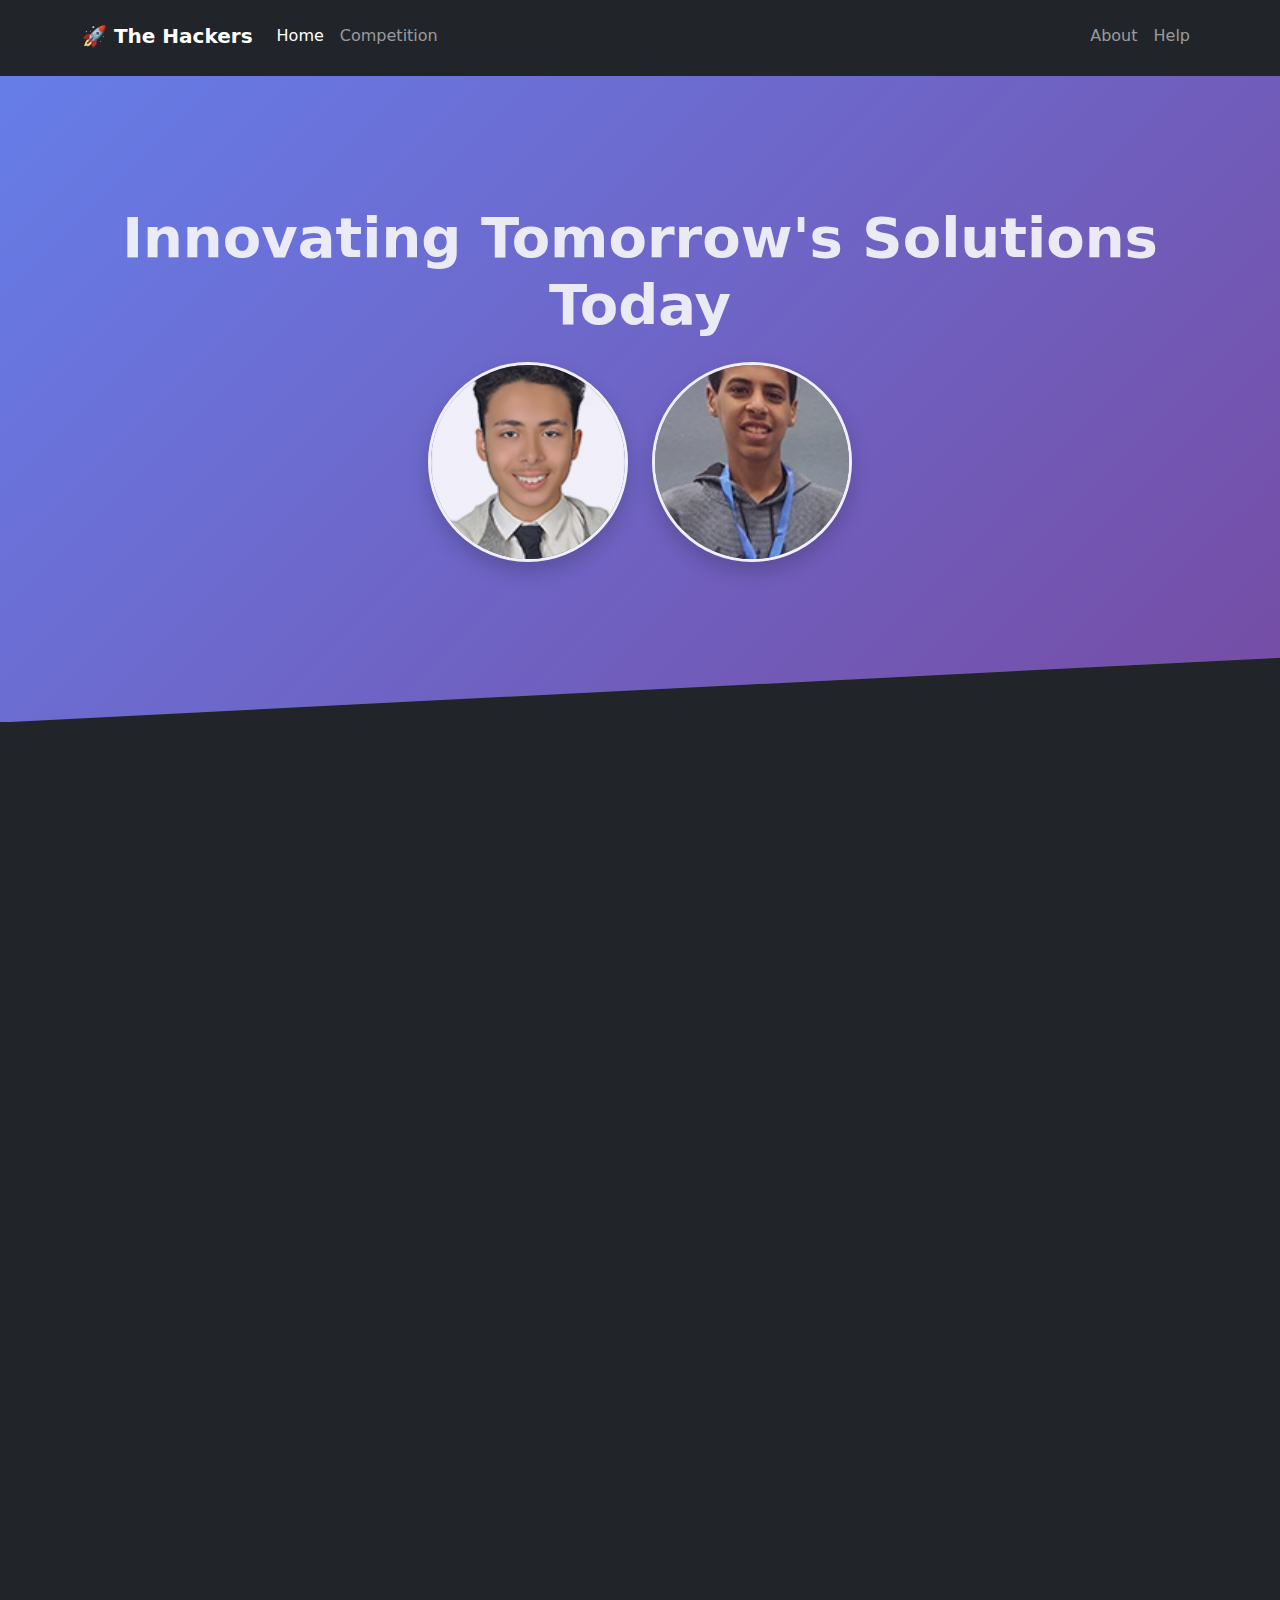
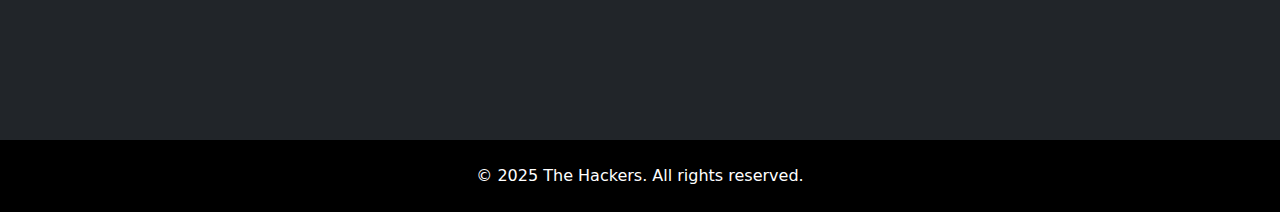
<file: index.html>
<!DOCTYPE html>
<html lang="en" data-bs-theme="dark">
<head>
    <meta charset="UTF-8">
    <meta name="viewport" content="width=device-width, initial-scale=1.0">
    <title>The Hackers | Innovative Technology Solutions</title>

    <!-- Modern Bootstrap 5 -->
    <link href="https://cdn.jsdelivr.net/npm/bootstrap@5.3.0/dist/css/bootstrap.min.css" rel="stylesheet">
    
    <!-- Font Awesome 6 -->
    <link rel="stylesheet" href="https://cdnjs.cloudflare.com/ajax/libs/font-awesome/6.4.0/css/all.min.css">

    <!-- Custom CSS -->
    <style>
        :root {
            --gradient: linear-gradient(135deg, #667eea 0%, #764ba2 100%);
            --gradient-animation: linear-gradient(135deg, #667eea 0%, #764ba2 50%, #667eea 100%);
        }

        /* Enhanced Navigation */
        .navbar {
            transition: all 0.3s ease;
            border-bottom: 1px solid transparent;
        }
        
        .navbar.scrolled {
            background: rgba(0, 0, 0, 0.9) !important;
            border-bottom: 1px solid #667eea;
            box-shadow: 0 4px 20px rgba(102, 126, 234, 0.1);
        }

        /* Hero Section Improvements */
        .hero-section {
            background: var(--gradient);
            padding: 8rem 0 10rem;
            clip-path: polygon(0 0, 100% 0, 100% 90%, 0 100%);
            position: relative;
            overflow: hidden;
            margin-top: 76px; /* Offset for fixed navbar */
        }

        .hero-section::after {
            content: '';
            position: absolute;
            top: 0;
            left: -50%;
            width: 200%;
            height: 100%;
            background: var(--gradient-animation);
            background-size: 200% 200%;
            animation: gradientFlow 8s linear infinite;
            opacity: 0.1;
        }

        /* Profile Image Enhancements */
        .profile-image {
            width: 200px;
            height: 200px;
            object-fit: cover;
            border: 3px solid #fff;
            box-shadow: 0 10px 20px rgba(0,0,0,0.2);
            transition: all 0.4s ease;
            animation: float 3s ease-in-out infinite;
        }

        .profile-image:hover {
            transform: scale(1.05) translateY(-5px);
            box-shadow: 0 15px 40px rgba(102, 126, 234, 0.6);
        }

        /* Technology Icons Animation */
        .feature-icon {
            width: 4rem;
            height: 4rem;
            transition: all 0.3s ease;
            filter: grayscale(100%);
            cursor: pointer;
        }

        .feature-icon:hover {
            filter: grayscale(0%);
            transform: translateY(-5px) scale(1.2) rotate(5deg);
            animation: iconPulse 1s linear infinite;
        }

        /* Card Enhancements */
        .card {
            transition: all 0.3s ease;
            border: 1px solid rgba(102, 126, 234, 0.3);
            position: relative;
            overflow: hidden;
        }

        .card::before {
            content: '';
            position: absolute;
            top: -2px;
            left: -2px;
            right: -2px;
            bottom: -2px;
            background: var(--gradient);
            z-index: -1;
            opacity: 0;
            transition: opacity 0.3s ease;
        }

        .card:hover {
            transform: translateY(-5px);
            box-shadow: 0 10px 20px rgba(102, 126, 234, 0.2);
        }

        .card:hover::before {
            opacity: 1;
        }

        /* Animations */
        @keyframes gradientFlow {
            0% { background-position: 0% 50%; }
            50% { background-position: 100% 50%; }
            100% { background-position: 0% 50%; }
        }

        @keyframes float {
            0%, 100% { transform: translateY(0); }
            50% { transform: translateY(-15px); }
        }

        @keyframes iconPulse {
            0%, 100% { transform: scale(1.2); }
            50% { transform: scale(1.3); }
        }

        /* Scroll Animation */
        .scroll-reveal {
            opacity: 0;
            transform: translateY(30px);
            transition: all 0.6s cubic-bezier(0.25, 0.46, 0.45, 0.94);
        }

        .scroll-reveal.active {
            opacity: 1;
            transform: translateY(0);
        }

        /* List Item Animation */
        .list-unstyled li {
            opacity: 0;
            transform: translateX(-20px);
            transition: all 0.4s ease;
        }

        .list-unstyled li:nth-child(1) { transition-delay: 0.1s; }
        .list-unstyled li:nth-child(2) { transition-delay: 0.2s; }
        .list-unstyled li:nth-child(3) { transition-delay: 0.3s; }

        .list-unstyled.active li {
            opacity: 1;
            transform: translateX(0);
        }
    </style>
</head>
<body class="bg-dark text-light">

    <!-- Navigation -->
    <nav class="navbar navbar-expand-md navbar-dark bg-dark py-3 fixed-top">
        <div class="container">
            <a class="navbar-brand fw-bold" href="index.html">🚀 The Hackers</a>
            <button class="navbar-toggler" type="button" data-bs-toggle="collapse" data-bs-target="#navbarNav">
                <span class="navbar-toggler-icon"></span>
            </button>

            <div class="collapse navbar-collapse" id="navbarNav">
                <ul class="navbar-nav me-auto">
                    <li class="nav-item">
                        <a class="nav-link active" href="index.html">Home</a>
                    </li>
                    <li class="nav-item">
                        <a class="nav-link" href="Competition.html">Competition</a>
                    </li>
                </ul>
                <ul class="navbar-nav">
                    <li class="nav-item">
                        <a class="nav-link" href="about.html">About</a>
                    </li>
                    <li class="nav-item">
                        <a class="nav-link" href="help.html">Help</a>
                    </li>
                </ul>
            </div>
        </div>
    </nav>

    <!-- Hero Section -->
    <header class="hero-section">
        <div class="container text-center">
            <h1 class="display-4 fw-bold mb-4 scroll-reveal">Innovating Tomorrow's Solutions Today</h1>
            <div class="d-flex justify-content-center gap-4">
                <img src="Personal.png" alt="Ahmed Khaled" 
                     class="profile-image rounded-circle scroll-reveal">
                <img src="Omar Ashraf.png" alt="Omar Ashraf" 
                     class="profile-image rounded-circle scroll-reveal">
            </div>
        </div>
    </header>

    <main class="container my-5">
        <!-- Tech Stack Section -->
        <section class="my-5 py-5 text-center">
            <h2 class="display-5 mb-5 scroll-reveal">Core Technologies</h2>
            <div class="d-flex justify-content-center gap-4 flex-wrap scroll-reveal">
                <img src="icons/C.png" alt="C Language" class="feature-icon">
                <img src="icons/Cpp.png" alt="C++" class="feature-icon">
                <img src="icons/Javascript.png" alt="JavaScript" class="feature-icon">
                <img src="icons/python.png" alt="Python" class="feature-icon">
                <img src="icons/SQLite.png" alt="SQLite" class="feature-icon">
            </div>
        </section>

        <!-- Bio Section -->
        <section class="my-5 py-5">
            <h2 class="display-5 text-center mb-5 scroll-reveal">About the Innovators</h2>
            
            <article class="card bg-dark border-light mb-4 scroll-reveal">
                <div class="card-body">
                    <h3 class="card-title h4">Ahmed Khaled & Omar Ashraf</h3>
                    <p class="lead">Young Visionaries in Technology & Social Impact</p>
                    <p class="card-text">Ahmed Khaled (15) and Omar Ashraf (14) are redefining innovation through their multidisciplinary approach combining cutting-edge technology with deep social awareness...</p>
                </div>
            </article>

            <div class="row g-4">
                <div class="col-md-6 scroll-reveal">
                    <div class="card h-100 bg-dark border-light">
                        <div class="card-body">
                            <h3 class="card-title h5">Ahmed Khaled</h3>
                            <p class="card-text">Cybersecurity enthusiast and AI developer with a passion for philosophical inquiry...</p>
                            <ul class="list-unstyled">
                                <li><i class="fas fa-certificate me-2"></i>Harvard CS50 Alumni</li>
                                <li><i class="fas fa-brain me-2"></i>MasteryAI Developer</li>
                                <li><i class="fas fa-book me-2"></i>Educational Innovator</li>
                            </ul>
                        </div>
                    </div>
                </div>

                <div class="col-md-6 scroll-reveal">
                    <div class="card h-100 bg-dark border-light">
                        <div class="card-body">
                            <h3 class="card-title h5">Omar Ashraf</h3>
                            <p class="card-text">Robotics specialist focused on accessible healthcare technology...</p>
                            <ul class="list-unstyled">
                                <li><i class="fas fa-robot me-2"></i>Assistive Robotics</li>
                                <li><i class="fas fa-heartbeat me-2"></i>Health Monitoring Systems</li>
                                <li><i class="fas fa-universal-access me-2"></i>Accessibility Advocate</li>
                            </ul>
                        </div>
                    </div>
                </div>
            </div>
        </section>
    </main>

    <!-- Footer -->
    <footer class="bg-black text-white py-4">
        <div class="container text-center">
            <p class="mb-0">&copy; 2025 The Hackers. All rights reserved.</p>
        </div>
    </footer>

    <!-- Bootstrap 5 JS -->
    <script src="https://cdn.jsdelivr.net/npm/bootstrap@5.3.0/dist/js/bootstrap.bundle.min.js"></script>

    <!-- Enhanced Interaction Scripts -->
    <script>
        // Scroll Reveal Animation
        const scrollReveal = () => {
            const elements = document.querySelectorAll('.scroll-reveal');
            elements.forEach(el => {
                const elementTop = el.getBoundingClientRect().top;
                const windowHeight = window.innerHeight;
                
                if (elementTop < windowHeight * 0.8) {
                    el.classList.add('active');
                    if(el.querySelector('.list-unstyled')) {
                        el.querySelector('.list-unstyled').classList.add('active');
                    }
                }
            });
        }

        // Navbar Scroll Effect
        const handleNavbar = () => {
            if(window.scrollY > 50) {
                document.querySelector('.navbar').classList.add('scrolled');
            } else {
                document.querySelector('.navbar').classList.remove('scrolled');
            }
        }

        // Event Listeners
        window.addEventListener('scroll', () => {
            scrollReveal();
            handleNavbar();
        });

        window.addEventListener('load', () => {
            scrollReveal();
            handleNavbar();
        });

        // Initialize Bootstrap tooltips
        const tooltipTriggerList = document.querySelectorAll('[data-bs-toggle="tooltip"]');
        const tooltipList = [...tooltipTriggerList].map(tooltipTriggerEl => new bootstrap.Tooltip(tooltipTriggerEl));
    </script>
</body>
</html>
</file>
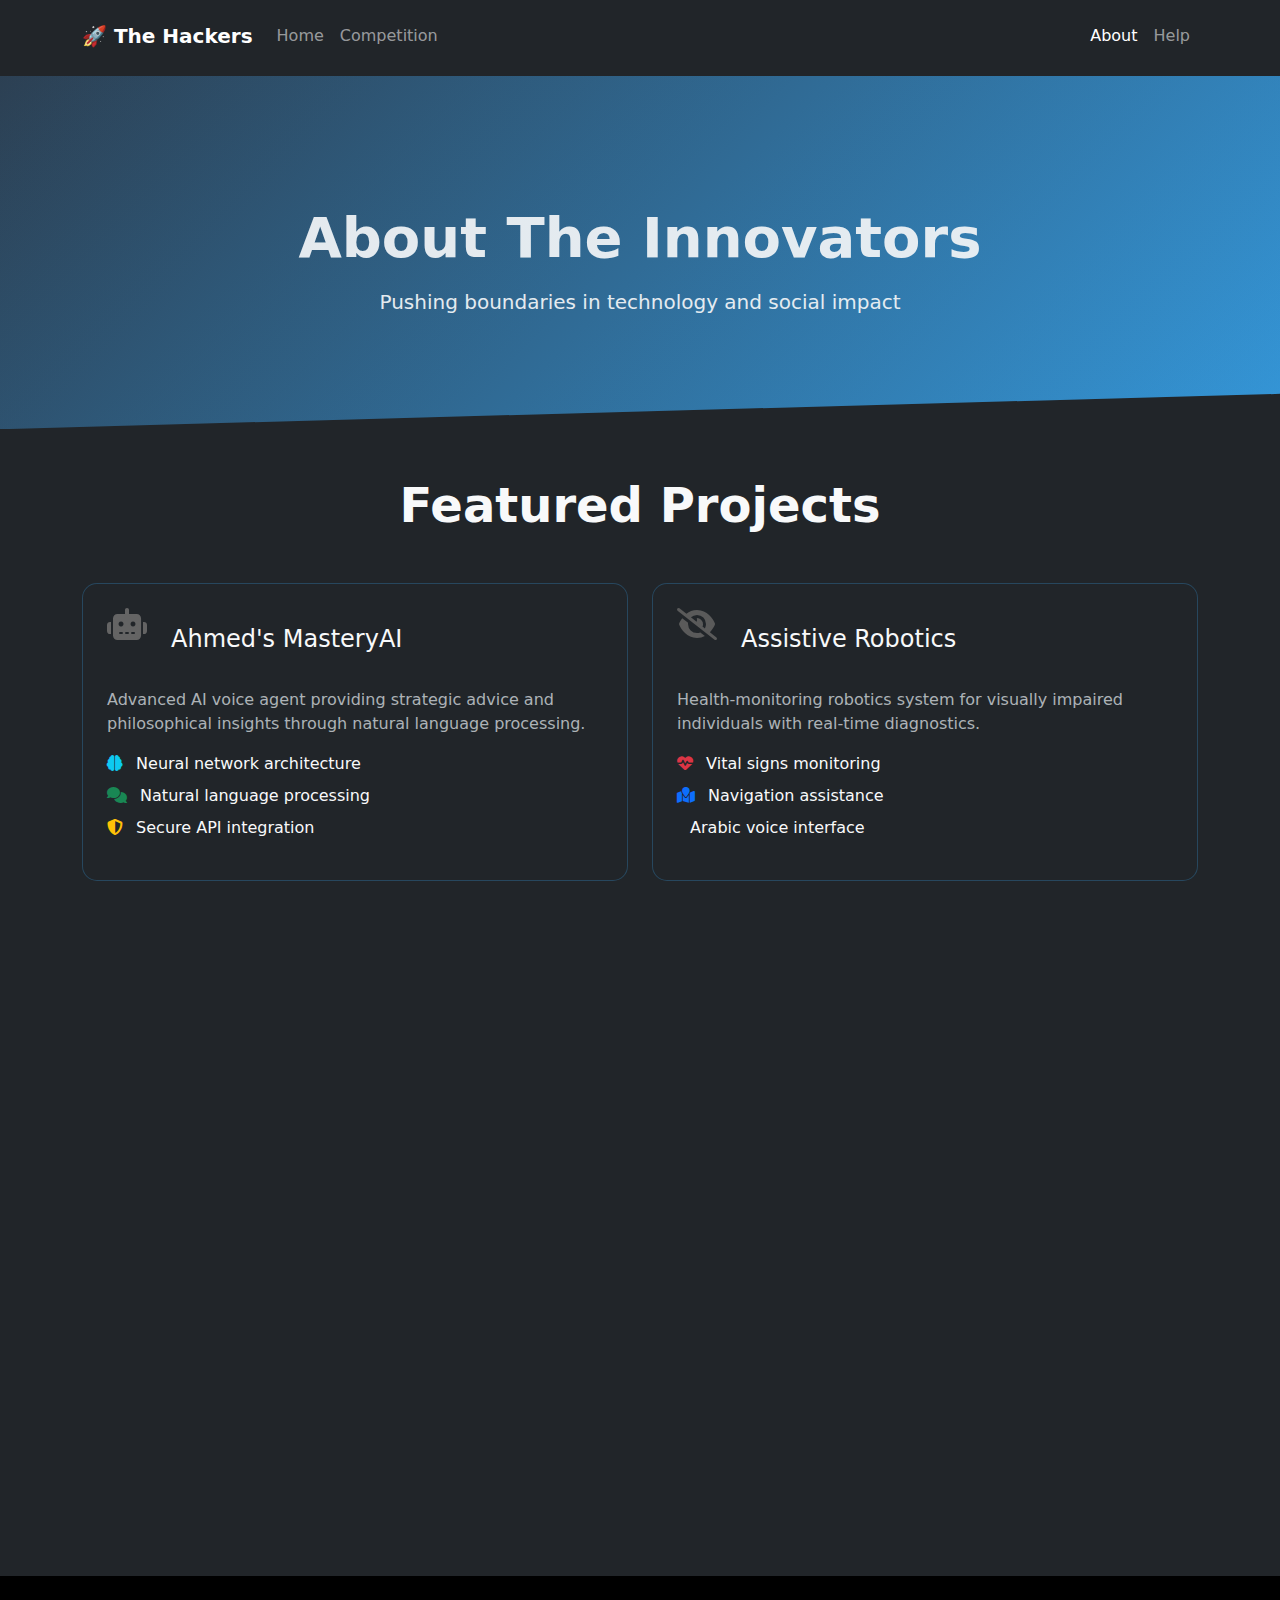
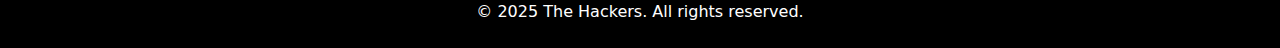
<file: about.html>
<!DOCTYPE html>
<html lang="en" data-bs-theme="dark">
<head>
    <meta charset="UTF-8">
    <meta name="viewport" content="width=device-width, initial-scale=1.0">
    <title>About | The Hackers</title>

    <!-- Bootstrap 5 -->
    <link href="https://cdn.jsdelivr.net/npm/bootstrap@5.3.0/dist/css/bootstrap.min.css" rel="stylesheet">
    <!-- Font Awesome 6 -->
    <link rel="stylesheet" href="https://cdnjs.cloudflare.com/ajax/libs/font-awesome/6.4.0/css/all.min.css">

    <style>
        :root {
            --gradient: linear-gradient(135deg, #2c3e50 0%, #3498db 100%);
            --gradient-animation: linear-gradient(135deg, #2c3e50 0%, #3498db 50%, #2c3e50 100%);
        }

        /* Dynamic Navbar */
        .navbar {
            transition: all 0.3s ease;
            border-bottom: 1px solid transparent;
        }
        
        .navbar.scrolled {
            background: rgba(0, 0, 0, 0.9) !important;
            border-bottom: 1px solid #3498db;
            box-shadow: 0 4px 20px rgba(52, 152, 219, 0.1);
        }

        /* Hero Section */
        .about-hero {
            background: var(--gradient);
            padding: 8rem 0 6rem;
            clip-path: polygon(0 0, 100% 0, 100% 90%, 0 100%);
            margin-top: 76px;
            position: relative;
            overflow: hidden;
        }

        .about-hero::after {
            content: '';
            position: absolute;
            top: 0;
            left: -50%;
            width: 200%;
            height: 100%;
            background: var(--gradient-animation);
            background-size: 200% 200%;
            animation: gradientFlow 8s linear infinite;
            opacity: 0.1;
        }

        /* Project Cards */
        .project-card {
            border: 1px solid rgba(52, 152, 219, 0.3);
            border-radius: 15px;
            transition: all 0.3s ease;
            position: relative;
            overflow: hidden;
        }

        .project-card::before {
            content: '';
            position: absolute;
            top: -2px;
            left: -2px;
            right: -2px;
            bottom: -2px;
            background: var(--gradient);
            z-index: -1;
            opacity: 0;
            transition: opacity 0.3s ease;
        }

        .project-card:hover {
            transform: translateY(-5px);
            box-shadow: 0 10px 20px rgba(52, 152, 219, 0.2);
        }

        .project-card:hover::before {
            opacity: 0.3;
        }

        /* Icon Animations */
        .feature-icon {
            width: 3rem;
            height: 3rem;
            margin-bottom: 1rem;
            transition: all 0.3s ease;
            filter: grayscale(100%);
        }

        .feature-icon:hover {
            filter: grayscale(0%);
            transform: scale(1.2) rotate(5deg);
            animation: iconPulse 1s linear infinite;
        }

        /* List Animations */
        .list-unstyled li {
            opacity: 0;
            transform: translateX(-20px);
            transition: all 0.4s ease;
        }

        .list-unstyled li:nth-child(1) { transition-delay: 0.1s; }
        .list-unstyled li:nth-child(2) { transition-delay: 0.2s; }
        .list-unstyled li:nth-child(3) { transition-delay: 0.3s; }

        .list-unstyled.active li {
            opacity: 1;
            transform: translateX(0);
        }

        /* Scroll Reveal */
        .scroll-reveal {
            opacity: 0;
            transform: translateY(30px);
            transition: all 0.6s cubic-bezier(0.25, 0.46, 0.45, 0.94);
        }

        .scroll-reveal.active {
            opacity: 1;
            transform: translateY(0);
        }

        /* Animations */
        @keyframes gradientFlow {
            0% { background-position: 0% 50%; }
            50% { background-position: 100% 50%; }
            100% { background-position: 0% 50%; }
        }

        @keyframes iconPulse {
            0%, 100% { transform: scale(1.2); }
            50% { transform: scale(1.3); }
        }
    </style>
</head>
<body class="bg-dark text-light">

    <!-- Navigation -->
    <nav class="navbar navbar-expand-lg navbar-dark bg-dark py-3 fixed-top">
        <div class="container">
            <a class="navbar-brand fw-bold" href="index.html">🚀 The Hackers</a>
            <button class="navbar-toggler" type="button" data-bs-toggle="collapse" data-bs-target="#navbarNav">
                <span class="navbar-toggler-icon"></span>
            </button>
            <div class="collapse navbar-collapse" id="navbarNav">
                <ul class="navbar-nav me-auto">
                    <li class="nav-item">
                        <a class="nav-link" href="index.html">Home</a>
                    </li>
                    <li class="nav-item">
                        <a class="nav-link" href="Competition.html">Competition</a>
                    </li>
                </ul>
                <ul class="navbar-nav">
                    <li class="nav-item">
                        <a class="nav-link active" aria-current="page" href="about.html">About</a>
                    </li>
                    <li class="nav-item">
                        <a class="nav-link" href="help.html">Help</a>
                    </li>
                </ul>
            </div>
        </div>
    </nav>

    <!-- Hero Section -->
    <header class="about-hero">
        <div class="container text-center">
            <h1 class="display-4 fw-bold mb-3 scroll-reveal">About The Innovators</h1>
            <p class="lead scroll-reveal">Pushing boundaries in technology and social impact</p>
        </div>
    </header>

    <main class="container my-5">
        <!-- Projects Section -->
        <section class="my-5">
            <h2 class="text-center mb-5 display-5 fw-bold scroll-reveal">Featured Projects</h2>
            
            <!-- Ahmed's Project -->
            <div class="row g-4 mb-5">
                <div class="col-md-6 scroll-reveal">
                    <div class="project-card h-100 p-4 bg-dark">
                        <div class="d-flex align-items-center mb-3">
                            <i class="fas fa-robot fa-2x text-primary me-3 feature-icon"></i>
                            <h3 class="h4 mb-0">Ahmed's MasteryAI</h3>
                        </div>
                        <p class="text-muted">Advanced AI voice agent providing strategic advice and philosophical insights through natural language processing.</p>
                        <ul class="list-unstyled">
                            <li class="mb-2">
                                <i class="fas fa-brain me-2 text-info"></i>
                                Neural network architecture
                            </li>
                            <li class="mb-2">
                                <i class="fas fa-comments me-2 text-success"></i>
                                Natural language processing
                            </li>
                            <li class="mb-2">
                                <i class="fas fa-shield-alt me-2 text-warning"></i>
                                Secure API integration
                            </li>
                        </ul>
                    </div>
                </div>

                <!-- Omar's Project -->
                <div class="col-md-6 scroll-reveal">
                    <div class="project-card h-100 p-4 bg-dark">
                        <div class="d-flex align-items-center mb-3">
                            <i class="fas fa-eye-slash fa-2x text-danger me-3 feature-icon"></i>
                            <h3 class="h4 mb-0">Assistive Robotics</h3>
                        </div>
                        <p class="text-muted">Health-monitoring robotics system for visually impaired individuals with real-time diagnostics.</p>
                        <ul class="list-unstyled">
                            <li class="mb-2">
                                <i class="fas fa-heartbeat me-2 text-danger"></i>
                                Vital signs monitoring
                            </li>
                            <li class="mb-2">
                                <i class="fas fa-map-marked me-2 text-primary"></i>
                                Navigation assistance
                            </li>
                            <li class="mb-2">
                                <i class="fas fa-voice me-2 text-success"></i>
                                Arabic voice interface
                            </li>
                        </ul>
                    </div>
                </div>
            </div>

            <!-- Combined Projects -->
            <div class="project-card p-4 mb-5 bg-dark scroll-reveal">
                <h3 class="h2 text-center mb-4 scroll-reveal">Collaborative Innovations</h3>
                <div class="row g-4">
                    <div class="col-md-4 text-center scroll-reveal">
                        <i class="fas fa-lock fa-3x text-warning mb-3 feature-icon"></i>
                        <h4>Security First</h4>
                        <p class="text-muted">Enterprise-grade encryption in all projects</p>
                    </div>
                    <div class="col-md-4 text-center scroll-reveal">
                        <i class="fas fa-universal-access fa-3x text-info mb-3 feature-icon"></i>
                        <h4>Accessibility Focus</h4>
                        <p class="text-muted">Universal design principles implementation</p>
                    </div>
                    <div class="col-md-4 text-center scroll-reveal">
                        <i class="fas fa-code-branch fa-3x text-success mb-3 feature-icon"></i>
                        <h4>Open Source</h4>
                        <p class="text-muted">Community-driven development approach</p>
                    </div>
                </div>
            </div>

            <!-- Philosophy Section -->
            <div class="text-center py-5 scroll-reveal">
                <h2 class="display-6 mb-4">Our Philosophy</h2>
                <p class="lead mx-auto" style="max-width: 800px;">
                    "We believe technology should empower, not complicate. Our projects bridge cutting-edge innovation 
                    with human-centric design, creating solutions that are both powerful and accessible to all."
                </p>
            </div>
        </section>
    </main>

    <!-- Footer -->
    <footer class="bg-black text-white py-4 mt-5">
        <div class="container text-center">
            <p class="mb-0">&copy; 2025 The Hackers. All rights reserved.</p>
        </div>
    </footer>

    <!-- Bootstrap 5 JS -->
    <script src="https://cdn.jsdelivr.net/npm/bootstrap@5.3.0/dist/js/bootstrap.bundle.min.js"></script>

    <!-- Interaction Scripts -->
    <script>
        // Scroll Reveal Animation
        const scrollReveal = () => {
            const elements = document.querySelectorAll('.scroll-reveal');
            elements.forEach(el => {
                const elementTop = el.getBoundingClientRect().top;
                const windowHeight = window.innerHeight;
                
                if (elementTop < windowHeight * 0.8) {
                    el.classList.add('active');
                    if(el.querySelector('.list-unstyled')) {
                        el.querySelector('.list-unstyled').classList.add('active');
                    }
                }
            });
        }

        // Navbar Scroll Effect
        window.addEventListener('scroll', () => {
            if(window.scrollY > 50) {
                document.querySelector('.navbar').classList.add('scrolled');
            } else {
                document.querySelector('.navbar').classList.remove('scrolled');
            }
            scrollReveal();
        });

        window.addEventListener('load', () => {
            scrollReveal();
            document.querySelector('.navbar').classList.toggle('scrolled', window.scrollY > 50);
        });
    </script>
</body>
</html>
</file>
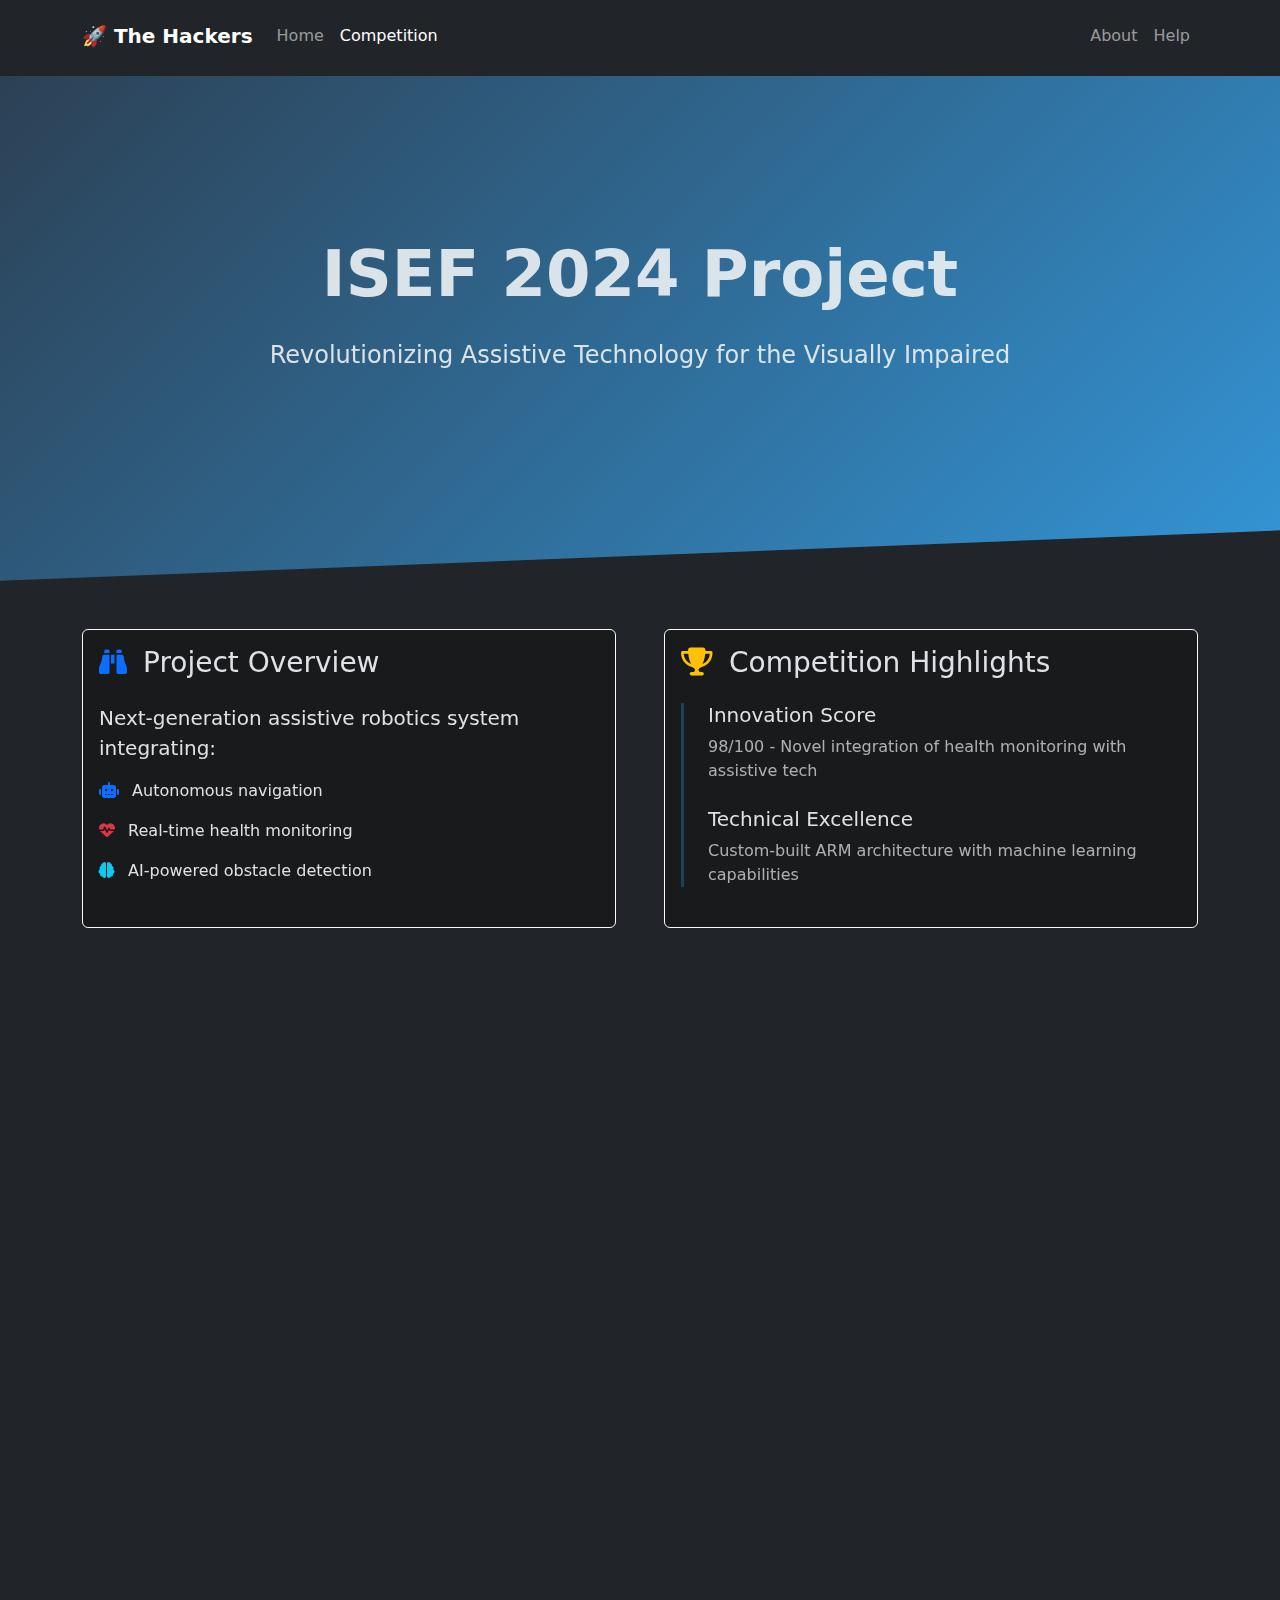
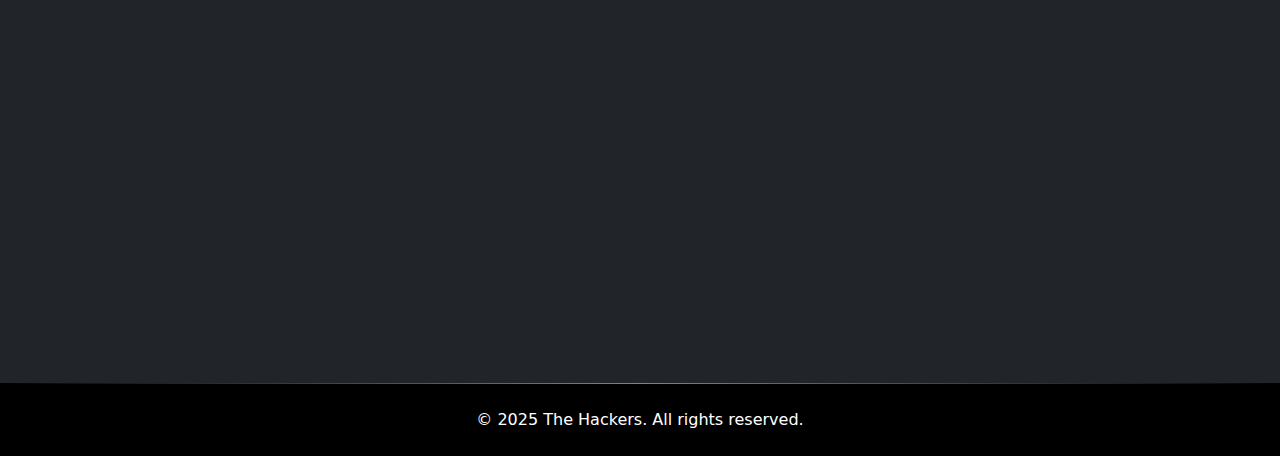
<file: Competition.html>
<!DOCTYPE html>
<html lang="en" data-bs-theme="dark">
<head>
    <meta charset="UTF-8">
    <meta name="viewport" content="width=device-width, initial-scale=1.0">
    <title>Competition | The Hackers</title>

    <!-- Bootstrap 5 -->
    <link href="https://cdn.jsdelivr.net/npm/bootstrap@5.3.0/dist/css/bootstrap.min.css" rel="stylesheet">
    <!-- Font Awesome 6 -->
    <link rel="stylesheet" href="https://cdnjs.cloudflare.com/ajax/libs/font-awesome/6.4.0/css/all.min.css">

    <style>
        :root {
            --gradient: linear-gradient(135deg, #2c3e50 0%, #3498db 100%);
            --gradient-animation: linear-gradient(135deg, #2c3e50 0%, #3498db 50%, #2c3e50 100%);
        }

        /* Enhanced Navbar */
        .navbar {
            transition: all 0.4s cubic-bezier(0.4, 0, 0.2, 1);
            border-bottom: 1px solid transparent;
            backdrop-filter: blur(10px);
        }
        
        .navbar.scrolled {
            background: rgba(0, 0, 0, 0.95) !important;
            border-bottom: 1px solid rgba(52, 152, 219, 0.3);
            box-shadow: 0 4px 30px rgba(0, 0, 0, 0.1);
        }

        /* Dynamic Hero Section */
        .hero-section {
            background: var(--gradient);
            padding: 10rem 0 12rem;
            clip-path: polygon(0 0, 100% 0, 100% 90%, 0 100%);
            position: relative;
            overflow: hidden;
            margin-top: 76px;
        }

        .hero-section::after {
            content: '';
            position: absolute;
            top: 0;
            left: -50%;
            width: 200%;
            height: 100%;
            background: var(--gradient-animation);
            background-size: 200% 200%;
            animation: gradientFlow 12s linear infinite;
            opacity: 0.15;
        }

        /* Advanced Card Effects */
        .card {
            transition: all 0.4s cubic-bezier(0.4, 0, 0.2, 1);
            border: 1px solid rgba(52, 152, 219, 0.15);
            background: rgba(15, 15, 15, 0.5) !important;
            backdrop-filter: blur(12px);
        }

        .card::before {
            content: '';
            position: absolute;
            top: -2px;
            left: -2px;
            right: -2px;
            bottom: -2px;
            background: var(--gradient);
            z-index: -1;
            opacity: 0;
            transition: opacity 0.4s ease;
        }

        .card:hover {
            transform: translateY(-8px) rotateX(3deg) rotateY(2deg);
            box-shadow: 0 15px 35px rgba(52, 152, 219, 0.2);
        }

        .card:hover::before {
            opacity: 0.3;
        }

        /* Interactive Timeline */
        .timeline {
            border-left: 3px solid rgba(52, 152, 219, 0.3);
            position: relative;
        }

        .timeline-badge {
            width: 24px;
            height: 24px;
            border: 3px solid #3498db;
            background: rgba(52, 152, 219, 0.2);
            animation: pulse 2s infinite;
        }

        .timeline-item {
            transition: transform 0.3s ease;
        }

        .timeline-item:hover {
            transform: translateX(10px);
        }

        /* Animated Icons */
        .feature-icon {
            transition: all 0.4s ease;
            filter: grayscale(1);
            animation: iconFloat 3s ease-in-out infinite;
        }

        .feature-icon:hover {
            filter: grayscale(0);
            transform: scale(1.3);
            animation: none;
        }

        /* Scroll Reveal Effects */
        .scroll-reveal {
            opacity: 0;
            transform: translateY(30px) rotateX(15deg);
            transition: all 0.6s cubic-bezier(0.25, 0.46, 0.45, 0.94);
        }

        .scroll-reveal.active {
            opacity: 1;
            transform: translateY(0) rotateX(0);
        }

        /* Keyframe Animations */
        @keyframes gradientFlow {
            0% { background-position: 0% 50%; }
            50% { background-position: 100% 50%; }
            100% { background-position: 0% 50%; }
        }

        @keyframes pulse {
            0%, 100% { transform: scale(1); box-shadow: 0 0 0 0 rgba(52, 152, 219, 0.4); }
            50% { transform: scale(1.1); box-shadow: 0 0 0 10px rgba(52, 152, 219, 0); }
        }

        @keyframes iconFloat {
            0%, 100% { transform: translateY(0); }
            50% { transform: translateY(-10px); }
        }

        /* Improved List Animations */
        .list-unstyled li {
            opacity: 0;
            transform: translateX(-20px);
            transition: all 0.4s ease;
        }

        .list-unstyled li:nth-child(1) { transition-delay: 0.1s; }
        .list-unstyled li:nth-child(2) { transition-delay: 0.2s; }
        .list-unstyled li:nth-child(3) { transition-delay: 0.3s; }

        .list-unstyled.active li {
            opacity: 1;
            transform: translateX(0);
        }

        /* Enhanced Footer */
        footer {
            border-top: 1px solid;
            border-image: linear-gradient(90deg, transparent 0%, #3498db 50%, transparent 100%) 1;
        }
    </style>
</head>
<body class="bg-dark text-light">

    <!-- Navigation -->
    <nav class="navbar navbar-expand-lg navbar-dark bg-dark py-3 fixed-top">
        <div class="container">
            <a class="navbar-brand fw-bold" href="index.html">🚀 The Hackers</a>
            <button class="navbar-toggler" type="button" data-bs-toggle="collapse" data-bs-target="#navbarNav">
                <span class="navbar-toggler-icon"></span>
            </button>
            <div class="collapse navbar-collapse" id="navbarNav">
                <ul class="navbar-nav me-auto">
                    <li class="nav-item">
                        <a class="nav-link" href="index.html">Home</a>
                    </li>
                    <li class="nav-item">
                        <a class="nav-link active" aria-current="page" href="Competition.html">Competition</a>
                    </li>
                </ul>
                <ul class="navbar-nav">
                    <li class="nav-item">
                        <a class="nav-link" href="about.html">About</a>
                    </li>
                    <li class="nav-item">
                        <a class="nav-link" href="help.html">Help</a>
                    </li>
                </ul>
            </div>
        </div>
    </nav>

    <!-- Hero Section -->
    <header class="hero-section">
        <div class="container text-center">
            <h1 class="display-3 fw-bold mb-4 scroll-reveal">ISEF 2024 Project</h1>
            <p class="lead fs-4 scroll-reveal">Revolutionizing Assistive Technology for the Visually Impaired</p>
        </div>
    </header>

    <main class="container my-5">
        <!-- Project Overview -->
        <section class="row g-5 mb-5">
            <div class="col-lg-6 scroll-reveal">
                <div class="card h-100 border-light">
                    <div class="card-body">
                        <h2 class="card-title h3 mb-4"><i class="fas fa-binoculars me-3 text-primary"></i>Project Overview</h2>
                        <p class="card-text lead">Next-generation assistive robotics system integrating:</p>
                        <ul class="list-unstyled">
                            <li class="mb-3">
                                <i class="fas fa-robot text-primary me-2"></i>
                                Autonomous navigation
                            </li>
                            <li class="mb-3">
                                <i class="fas fa-heartbeat text-danger me-2"></i>
                                Real-time health monitoring
                            </li>
                            <li class="mb-3">
                                <i class="fas fa-brain text-info me-2"></i>
                                AI-powered obstacle detection
                            </li>
                        </ul>
                    </div>
                </div>
            </div>

            <div class="col-lg-6 scroll-reveal">
                <div class="card h-100 border-light">
                    <div class="card-body">
                        <h2 class="card-title h3 mb-4"><i class="fas fa-trophy me-3 text-warning"></i>Competition Highlights</h2>
                        <div class="timeline ps-4">
                            <div class="mb-4 position-relative timeline-item">
                                <div class=""></div>
                                <h5 class="mb-2">Innovation Score</h5>
                                <p class="text-muted">98/100 - Novel integration of health monitoring with assistive tech</p>
                            </div>
                            <div class="mb-4 position-relative timeline-item">
                                <div class=""></div>
                                <h5 class="mb-2">Technical Excellence</h5>
                                <p class="text-muted">Custom-built ARM architecture with machine learning capabilities</p>
                            </div>
                        </div>
                    </div>
                </div>
            </div>
        </section>

        <!-- Technical Details -->
        <section class="my-5 py-5">
            <h2 class="display-5 text-center mb-5 scroll-reveal">Technical Breakthroughs</h2>
            <div class="row g-4">
                <div class="col-md-4 text-center scroll-reveal">
                    <i class="fas fa-microchip fa-3x text-info mb-3 feature-icon"></i>
                    <h4>Custom ARM Processor</h4>
                    <p class="text-muted">Optimized for real-time sensor data processing</p>
                </div>
                <div class="col-md-4 text-center scroll-reveal">
                    <i class="fas fa-wave-square fa-3x text-warning mb-3 feature-icon"></i>
                    <h4>Multi-sensor Fusion</h4>
                    <p class="text-muted">Combining LiDAR, ultrasonic, and thermal imaging</p>
                </div>
                <div class="col-md-4 text-center scroll-reveal">
                    <i class="fas fa-shield-alt fa-3x text-success mb-3 feature-icon"></i>
                    <h4>Security First</h4>
                    <p class="text-muted">End-to-end encrypted health data transmission</p>
                </div>
            </div>
        </section>

        <!-- Impact Section -->
        <section class="card border-light mb-5 scroll-reveal">
            <div class="card-body">
                <h2 class="card-title h2 text-center mb-5"><i class="fas fa-hand-holding-heart me-3 text-danger"></i>Social Impact</h2>
                <div class="row g-4">
                    <div class="col-md-6 scroll-reveal">
                        <div class="card bg-transparent border-light h-100">
                            <div class="card-body">
                                <h3 class="h4 mb-4"><i class="fas fa-universal-access me-2 text-primary"></i>Accessibility Innovations</h3>
                                <div class="row g-4">
                                    <div class="col-md-6">
                                        <div class="feature-card p-3">
                                            <div class="d-flex align-items-center mb-2">
                                                <i class="fas fa-volume-up fa-2x text-info me-2"></i>
                                                <h5 class="mb-0">Voice Interface</h5>
                                            </div>
                                            <p class="text-muted small">Multilingual support with natural language processing</p>
                                            <div class="progress mt-2 bg-dark">
                                                <div class="progress-bar bg-info" style="width: 90%">50+ Languages</div>
                                            </div>
                                        </div>
                                    </div>
                                    <div class="col-md-6">
                                        <div class="feature-card p-3">
                                            <div class="d-flex align-items-center mb-2">
                                                <i class="fas fa-hands fa-2x text-primary me-2"></i>
                                                <h5 class="mb-0">Haptic System</h5>
                                            </div>
                                            <p class="text-muted small">Context-aware vibrational feedback guidance</p>
                                            <div class="progress mt-2 bg-dark">
                                                <div class="progress-bar bg-primary" style="width: 85%">5ms Response</div>
                                            </div>
                                        </div>
                                    </div>
                                    <div class="col-md-6">
                                        <div class="feature-card p-3">
                                            <div class="d-flex align-items-center mb-2">
                                                <i class="fas fa-brain fa-2x text-warning me-2"></i>
                                                <h5 class="mb-0">AI Navigation</h5>
                                            </div>
                                            <p class="text-muted small">Predictive pathfinding with obstacle detection</p>
                                            <div class="progress mt-2 bg-dark">
                                                <div class="progress-bar bg-warning" style="width: 95%">85% Accuracy</div>
                                            </div>
                                        </div>
                                    </div>
                                    <div class="col-md-6">
                                        <div class="feature-card p-3">
                                            <div class="d-flex align-items-center mb-2">
                                                <i class="fas fa-map-marked-alt fa-2x text-success me-2"></i>
                                                <h5 class="mb-0">3D Mapping</h5>
                                            </div>
                                            <p class="text-muted small">Real-time spatial awareness system</p>
                                            <div class="progress mt-2 bg-dark">
                                                <div class="progress-bar bg-success" style="width: 88%">15m Range</div>
                                            </div>
                                        </div>
                                    </div>
                                </div>
                            </div>
                        </div>
                    </div>
                    <div class="col-md-6 scroll-reveal">
                        <div class="card bg-transparent border-light h-100">
                            <div class="card-body">
                                <h3 class="h4 mb-4"><i class="fas fa-heartbeat me-2 text-danger"></i>Health Monitoring System</h3>
                                <div class="row g-4">
                                    <div class="col-md-6">
                                        <div class="feature-card p-3">
                                            <div class="d-flex align-items-center mb-2">
                                                <i class="fas fa-heart fa-2x text-danger me-2"></i>
                                                <h5 class="mb-0">Cardiac Analysis</h5>
                                            </div>
                                            <p class="text-muted small">Continuous ECG monitoring with AI-powered anomaly detection</p>
                                        </div>
                                    </div>
                                    <div class="col-md-6">
                                        <div class="feature-card p-3">
                                            <div class="d-flex align-items-center mb-2">
                                                <i class="fas fa-vial fa-2x text-primary me-2"></i>
                                                <h5 class="mb-0">Blood Analysis</h5>
                                            </div>
                                            <p class="text-muted small">Non-invasive glucose and oxygen level monitoring</p>
                                        </div>
                                    </div>
                                    <div class="col-md-6">
                                        <div class="feature-card p-3">
                                            <div class="d-flex align-items-center mb-2">
                                                <i class="fas fa-lungs fa-2x text-info me-2"></i>
                                                <h5 class="mb-0">Respiratory Tracking</h5>
                                            </div>
                                            <p class="text-muted small">Real-time spirometry and breathing pattern analysis</p>
                                        </div>
                                    </div>
                                    <div class="col-md-6">
                                        <div class="feature-card p-3">
                                            <div class="d-flex align-items-center mb-2">
                                                <i class="fas fa-brain fa-2x text-warning me-2"></i>
                                                <h5 class="mb-0">Neural Feedback</h5>
                                            </div>
                                            <p class="text-muted small">EEG-based stress level monitoring and alerts</p>
                                        </div>
                                    </div>
                                </div>
                            </div>
                        </div>
                    </div>
                </div>
            </div>
        </section>
    </main>

    <!-- Footer -->
    <footer class="bg-black text-white py-4 mt-5">
        <div class="container text-center">
            <p class="mb-0">&copy; 2025 The Hackers. All rights reserved.</p>
        </div>
    </footer>

    <!-- Bootstrap 5 JS -->
    <script src="https://cdn.jsdelivr.net/npm/bootstrap@5.3.0/dist/js/bootstrap.bundle.min.js"></script>

    <!-- Enhanced Interaction Scripts -->
    <script>
        // Intersection Observer for scroll reveal
        const observer = new IntersectionObserver((entries) => {
            entries.forEach(entry => {
                if (entry.isIntersecting) {
                    entry.target.classList.add('active');
                    if(entry.target.querySelector('.list-unstyled')) {
                        entry.target.querySelector('.list-unstyled').classList.add('active');
                    }
                }
            });
        }, { threshold: 0.1 });

        document.querySelectorAll('.scroll-reveal').forEach(el => observer.observe(el));

        // Navbar Scroll Effect
        window.addEventListener('scroll', () => {
            const navbar = document.querySelector('.navbar');
            navbar.classList.toggle('scrolled', window.scrollY > 50);
        });

        // Hover effect for timeline items
        document.querySelectorAll('.timeline-item').forEach(item => {
            item.addEventListener('mouseenter', () => {
                item.style.transform = 'translateX(10px)';
            });
            item.addEventListener('mouseleave', () => {
                item.style.transform = 'translateX(0)';
            });
        });

        // Initialize animations after load
        window.addEventListener('load', () => {
            document.querySelector('.navbar').classList.toggle('scrolled', window.scrollY > 50);
        });
    </script>
</body>
</html>
</file>
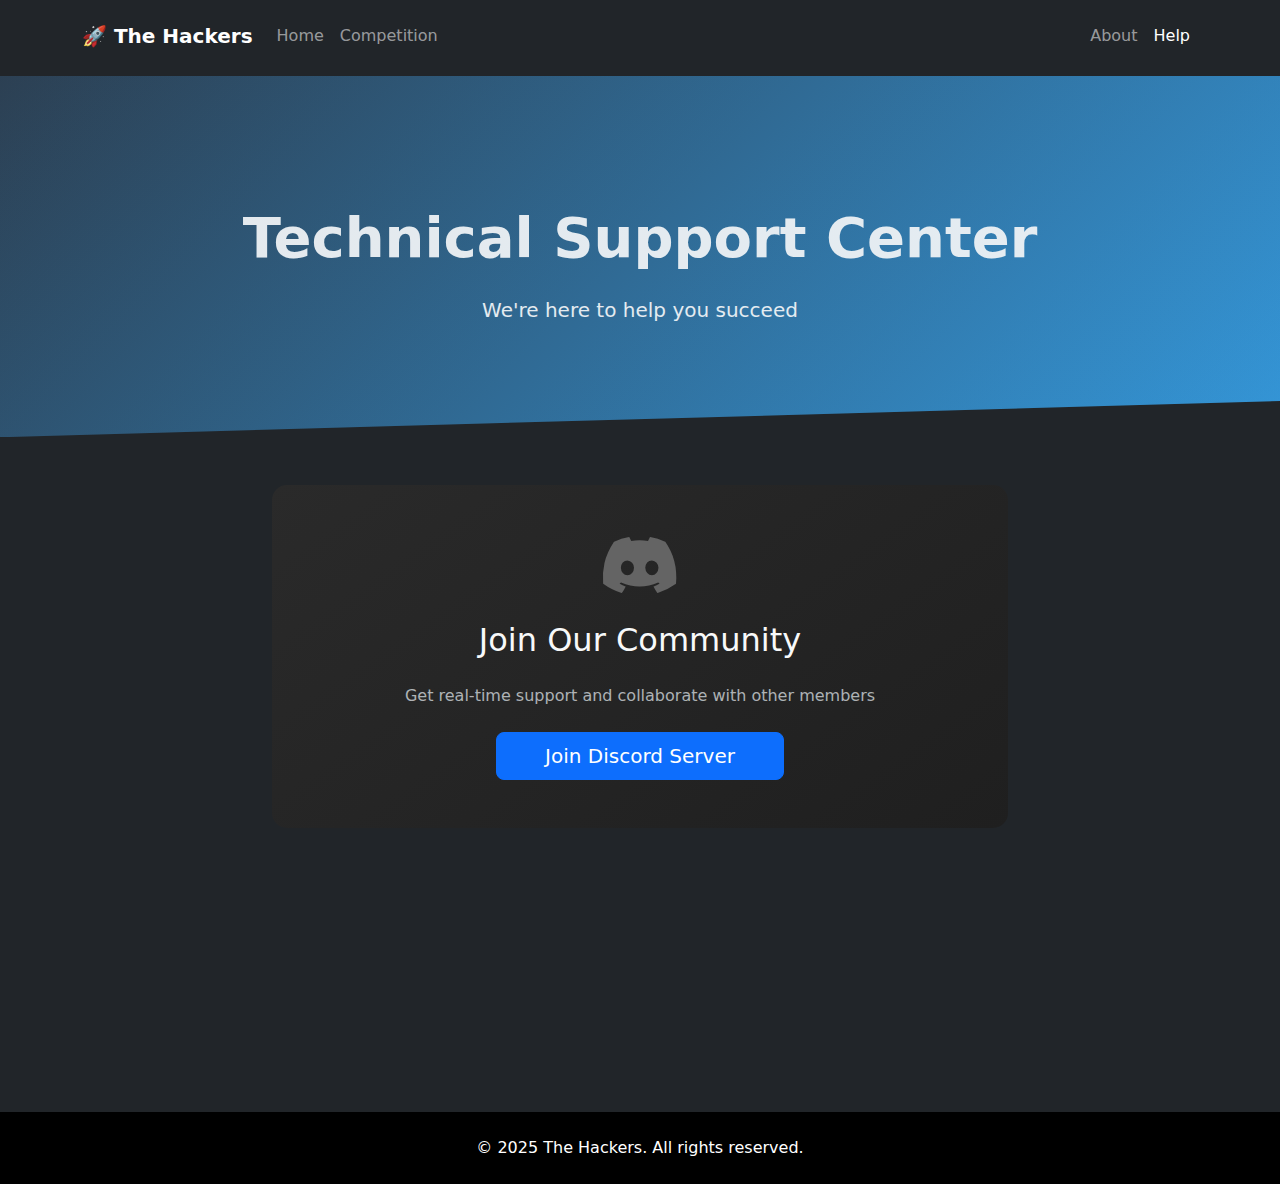
<file: help.html>
<!DOCTYPE html>
<html lang="en" data-bs-theme="dark">
<head>
    <meta charset="UTF-8">
    <meta name="viewport" content="width=device-width, initial-scale=1.0">
    <title>Support | The Hackers</title>

    <!-- Bootstrap 5 -->
    <link href="https://cdn.jsdelivr.net/npm/bootstrap@5.3.0/dist/css/bootstrap.min.css" rel="stylesheet">
    <!-- Font Awesome 6 -->
    <link rel="stylesheet" href="https://cdnjs.cloudflare.com/ajax/libs/font-awesome/6.4.0/css/all.min.css">

    <style>
        :root {
            --gradient: linear-gradient(135deg, #2c3e50 0%, #3498db 100%);
            --gradient-animation: linear-gradient(135deg, #2c3e50 0%, #3498db 50%, #2c3e50 100%);
        }

        /* Dynamic Navbar */
        .navbar {
            transition: all 0.3s ease;
            border-bottom: 1px solid transparent;
        }
        
        .navbar.scrolled {
            background: rgba(0, 0, 0, 0.9) !important;
            border-bottom: 1px solid #3498db;
            box-shadow: 0 4px 20px rgba(52, 152, 219, 0.1);
        }

        /* Hero Section */
        .support-hero {
            background: var(--gradient);
            padding: 8rem 0 6rem;
            clip-path: polygon(0 0, 100% 0, 100% 90%, 0 100%);
            margin-top: 76px;
            position: relative;
            overflow: hidden;
        }

        .support-hero::after {
            content: '';
            position: absolute;
            top: 0;
            left: -50%;
            width: 200%;
            height: 100%;
            background: var(--gradient-animation);
            background-size: 200% 200%;
            animation: gradientFlow 8s linear infinite;
            opacity: 0.1;
        }

        /* Help Cards */
        .help-card {
            border: none;
            border-radius: 15px;
            transition: all 0.4s cubic-bezier(0.25, 0.46, 0.45, 0.94);
            background: linear-gradient(145deg, #2a2a2a, #1f1f1f);
            position: relative;
            overflow: hidden;
        }

        .help-card::before {
            content: '';
            position: absolute;
            top: -2px;
            left: -2px;
            right: -2px;
            bottom: -2px;
            background: var(--gradient);
            z-index: -1;
            opacity: 0;
            transition: opacity 0.3s ease;
        }

        .help-card:hover {
            transform: translateY(-10px);
            box-shadow: 0 15px 30px rgba(52, 152, 219, 0.2);
        }

        .help-card:hover::before {
            opacity: 0.3;
        }

        /* Icon Animations */
        .discord-icon {
            transition: all 0.3s ease;
            filter: grayscale(100%);
        }

        .discord-icon:hover {
            filter: grayscale(0%);
            transform: scale(1.1) rotate(5deg);
            animation: iconPulse 1s ease-in-out infinite;
        }

        /* Scroll Reveal */
        .scroll-reveal {
            opacity: 0;
            transform: translateY(30px);
            transition: all 0.6s cubic-bezier(0.25, 0.46, 0.45, 0.94);
        }

        .scroll-reveal.active {
            opacity: 1;
            transform: translateY(0);
        }

        /* Animations */
        @keyframes gradientFlow {
            0% { background-position: 0% 50%; }
            50% { background-position: 100% 50%; }
            100% { background-position: 0% 50%; }
        }

        @keyframes iconPulse {
            0%, 100% { transform: scale(1.1); }
            50% { transform: scale(1.2); }
        }
    </style>
</head>
<body class="bg-dark text-light">

    <!-- Navigation -->
    <nav class="navbar navbar-expand-lg navbar-dark bg-dark py-3 fixed-top">
        <div class="container">
            <a class="navbar-brand fw-bold" href="index.html">🚀 The Hackers</a>
            <button class="navbar-toggler" type="button" data-bs-toggle="collapse" data-bs-target="#navbarNav">
                <span class="navbar-toggler-icon"></span>
            </button>
            <div class="collapse navbar-collapse" id="navbarNav">
                <ul class="navbar-nav me-auto">
                    <li class="nav-item">
                        <a class="nav-link" href="index.html">Home</a>
                    </li>
                    <li class="nav-item">
                        <a class="nav-link" href="Competition.html">Competition</a>
                    </li>
                </ul>
                <ul class="navbar-nav">
                    <li class="nav-item">
                        <a class="nav-link" href="about.html">About</a>
                    </li>
                    <li class="nav-item">
                        <a class="nav-link active" aria-current="page" href="help.html">Help</a>
                    </li>
                </ul>
            </div>
        </div>
    </nav>

    <!-- Hero Section -->
    <header class="support-hero">
        <div class="container text-center scroll-reveal">
            <h1 class="display-4 fw-bold mb-4">Technical Support Center</h1>
            <p class="lead">We're here to help you succeed</p>
        </div>
    </header>

    <main class="container my-5">
        <div class="row justify-content-center">
            <div class="col-md-8 text-center">
                <!-- Discord Card -->
                <div class="help-card p-5 mb-5 scroll-reveal">
                    <i class="fab fa-discord fa-4x text-primary mb-4 discord-icon"></i>
                    <h2 class="mb-4">Join Our Community</h2>
                    <p class="text-muted mb-4">Get real-time support and collaborate with other members</p>
                    <a href="https://discord.com/invite/5gs2FGzaXx" 
                        class="btn btn-primary btn-lg px-5"
                        target="_blank">
                        Join Discord Server
                    </a>
                </div>

                <!-- Additional Help Options -->
                <div class="row g-4">
                    <div class="col-md-6 scroll-reveal">
                        <div class="help-card p-4 text-center">
                            <i class="fas fa-envelope fa-3x text-info mb-3"></i>
                            <h4>Email Support</h4>
                            <p class="text-muted">support@thehackers.dev</p>
                        </div>
                    </div>
                    <div class="col-md-6 scroll-reveal">
                        <div class="help-card p-4 text-center">
                            <i class="fas fa-document fa-3x text-warning mb-3"></i>
                            <h4>Documentation</h4>
                            <p class="text-muted">Coming Soon</p>
                        </div>
                    </div>
                </div>
            </div>
        </div>
    </main>

    <!-- Footer -->
    <footer class="bg-black text-white py-4 mt-5">
        <div class="container text-center">
            <p class="mb-0">&copy; 2025 The Hackers. All rights reserved.</p>
        </div>
    </footer>

    <!-- Bootstrap 5 JS -->
    <script src="https://cdn.jsdelivr.net/npm/bootstrap@5.3.0/dist/js/bootstrap.bundle.min.js"></script>

    <!-- Interaction Scripts -->
    <script>
        // Scroll Reveal Animation
        const scrollReveal = () => {
            const elements = document.querySelectorAll('.scroll-reveal');
            elements.forEach(el => {
                const elementTop = el.getBoundingClientRect().top;
                const windowHeight = window.innerHeight;
                
                if (elementTop < windowHeight * 0.8) {
                    el.classList.add('active');
                }
            });
        }

        // Navbar Scroll Effect
        window.addEventListener('scroll', () => {
            if(window.scrollY > 50) {
                document.querySelector('.navbar').classList.add('scrolled');
            } else {
                document.querySelector('.navbar').classList.remove('scrolled');
            }
            scrollReveal();
        });

        window.addEventListener('load', () => {
            scrollReveal();
            document.querySelector('.navbar').classList.toggle('scrolled', window.scrollY > 50);
        });
    </script>
</body>
</html>
</file>
